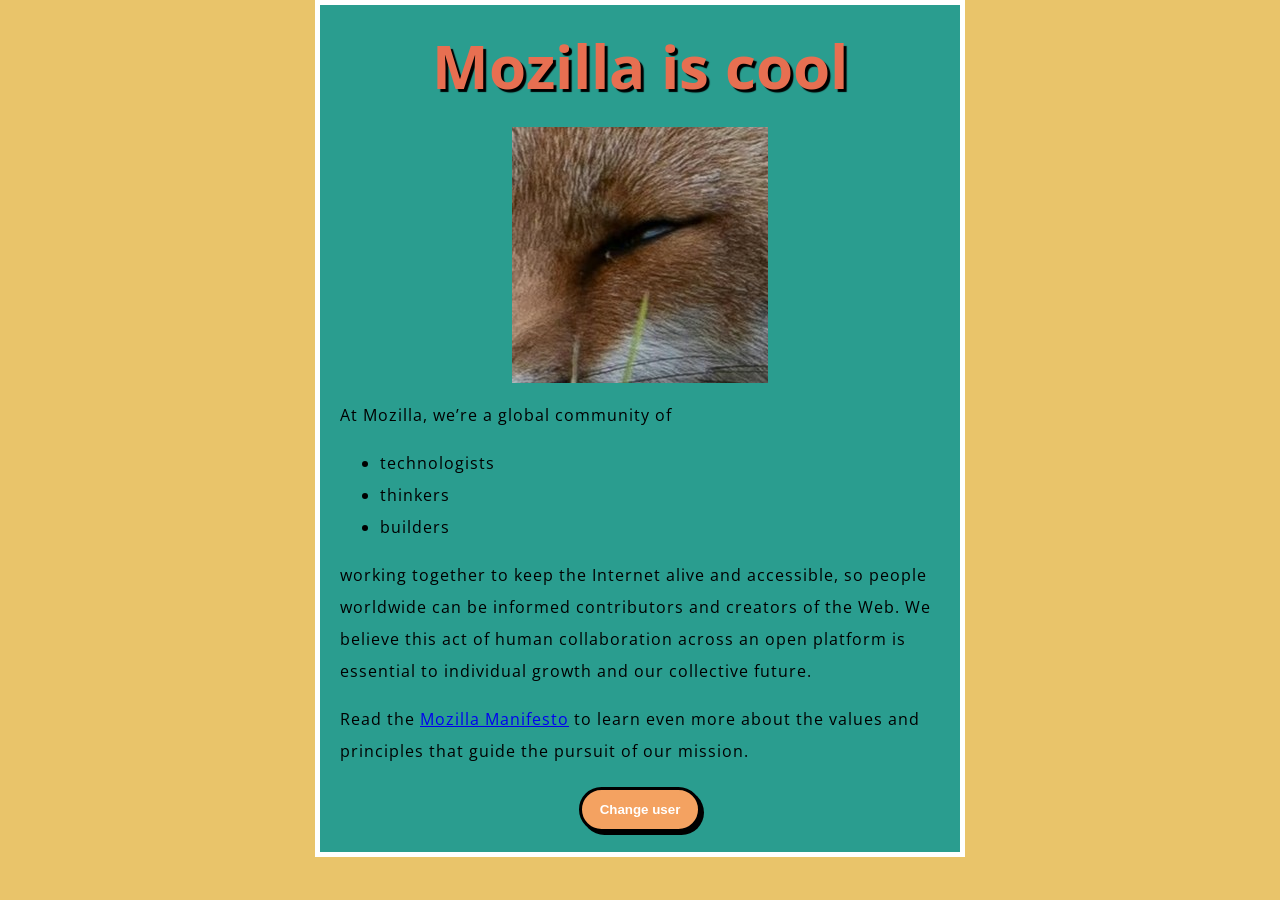
<file: week-0/behavioral-layer/index.html>
<!DOCTYPE html>
<html lang="en">
  <head>
    <meta charset="utf-8">
    <title>My test page</title>

    <link href="https://fonts.googleapis.com/css?family=Open+Sans" rel="stylesheet" type="text/css">

    <link href="styles/stylesheet.css" rel="stylesheet" type="text/css">
  </head>

  <body>
    <h1>Mozilla is cool</h1>

    <img src="images/foxy1.jpg" alt="Up close fox eye">

    <p>At Mozilla, we’re a global community of</p>

    <ul>
      <li>technologists</li>
      <li>thinkers</li>
      <li>builders</li>
    </ul>

    <p>working together to keep the Internet alive and accessible, so people worldwide can be informed contributors and creators of the Web. We believe this act of human collaboration across an open platform is essential to individual growth and our collective future.</p>

    <p>Read the <a href="https://www.mozilla.org/en-US/about/manifesto/">Mozilla Manifesto</a> to learn even more about the values and principles that guide the pursuit of our mission.</p>

    <button type="button">Change user</button>

    <script src="main.js"></script>
  </body>
</html>
</file>
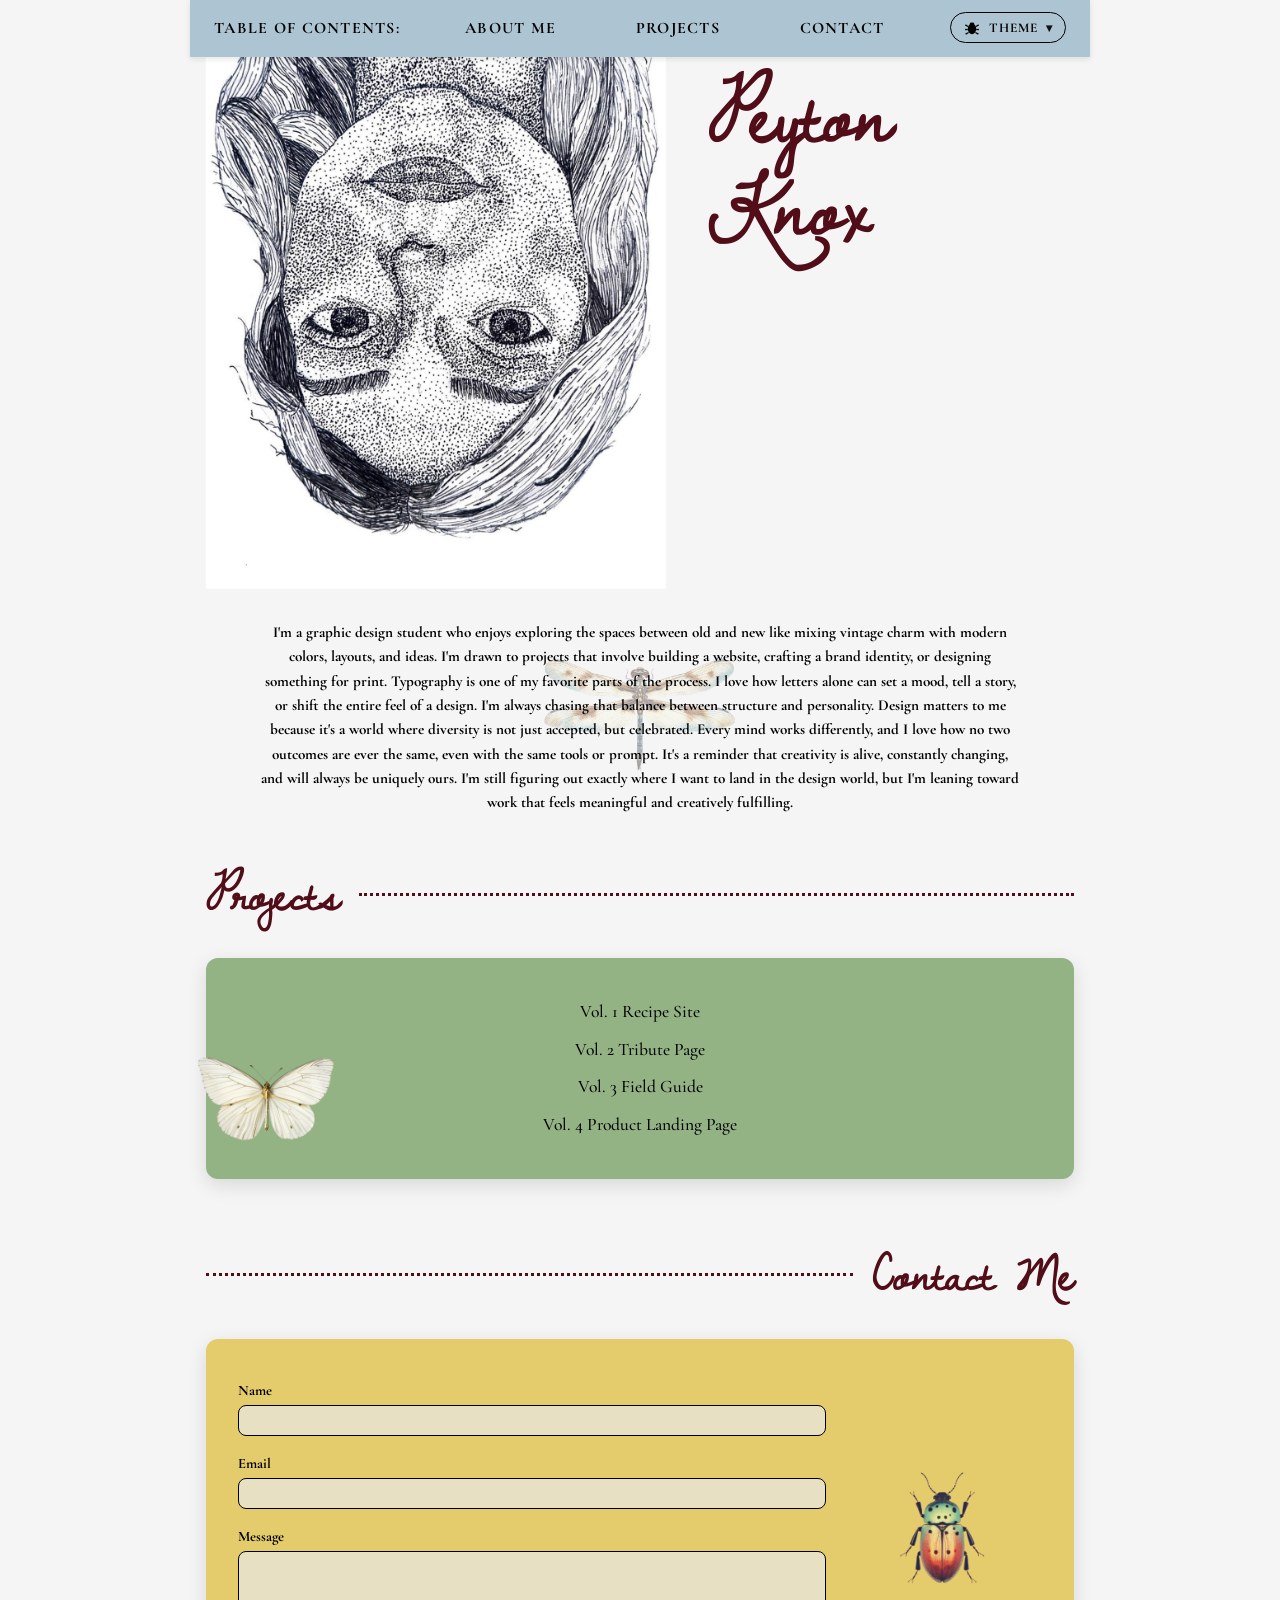
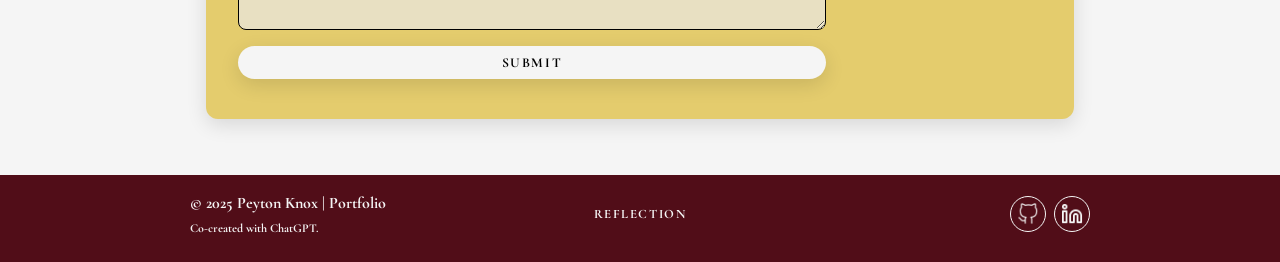
<file: week-1/portfolio/index.html>
<!DOCTYPE html>
<html lang="en" id="top" data-theme="light">
<head>
  <meta charset="UTF-8">
  <meta name="viewport" content="width=device-width, initial-scale=1.0">
  <title>Peyton Knox | Portfolio</title>

  <script>
    (function () {
      const saved = localStorage.getItem("theme"); // "light" | "dark" | "system" | null
      const prefersDark = window.matchMedia && window.matchMedia("(prefers-color-scheme: dark)").matches;
      const initial = saved === "light" || saved === "dark"
        ? saved
        : (prefersDark ? "dark" : "light");
      document.documentElement.dataset.theme = initial;
      document.documentElement.dataset.themePreference = saved || "system";
    })();
  </script>

  <!-- Google Fonts -->
  <link rel="preconnect" href="https://fonts.googleapis.com">
  <link rel="preconnect" href="https://fonts.gstatic.com" crossorigin>
  <link href="https://fonts.googleapis.com/css2?family=Cormorant+Garamond:wght@500;600;700&family=Dawning+of+a+New+Day&display=swap" rel="stylesheet">

  <!-- Favicon -->
  <link rel="icon" type="image/png" href="my-favicon/favicon-96x96.png" sizes="96x96" />
  <link rel="icon" type="image/svg+xml" href="my-favicon/favicon.svg" />
  <link rel="shortcut icon" href="my-favicon/favicon.ico" />
  <link rel="apple-touch-icon" sizes="180x180" href="my-favicon/apple-touch-icon.png" />
  <meta name="apple-mobile-web-app-title" content="MyWebSite" />
  <link rel="manifest" href="my-favicon/site.webmanifest" />

  <link rel="stylesheet" href="css/variables.css">
  <link rel="stylesheet" href="css/stylesheet.css">
</head>

<body>
  <header class="site-header">
    <div class="top-nav">
      <nav aria-label="Main navigation">
        <ul class="nav-list">
          <li><span class="nav-label">TABLE OF CONTENTS:</span></li>
          <li><a href="#about" class="nav-link">About Me</a></li>
          <li><a href="#projects" class="nav-link">Projects</a></li>
          <li><a href="#contact" class="nav-link">Contact</a></li>

          <li>
            <!-- Theme Dropdown -->
            <div class="theme-dropdown" data-theme-dropdown>
              <button
                type="button"
                class="theme-trigger"
                data-theme-trigger
                aria-haspopup="menu"
                aria-expanded="false"
                aria-controls="theme-menu"
              >
                <span class="theme-trigger-icon" data-theme-trigger-icon aria-hidden="true"></span>
                <span class="theme-trigger-text">Theme</span>
                <span class="theme-trigger-caret" aria-hidden="true">▾</span>
              </button>

              <div class="theme-menu" id="theme-menu" role="menu" aria-label="Theme" data-theme-menu>
                <button type="button" role="menuitemradio" aria-checked="false" data-theme="system">
                  <span class="theme-option-icon" data-icon="system" aria-hidden="true"></span>
                  <span class="theme-option-label">System</span>
                </button>

                <button type="button" role="menuitemradio" aria-checked="false" data-theme="light">
                  <span class="theme-option-icon" data-icon="light" aria-hidden="true"></span>
                  <span class="theme-option-label">Light</span>
                </button>

                <button type="button" role="menuitemradio" aria-checked="false" data-theme="dark">
                  <span class="theme-option-icon" data-icon="dark" aria-hidden="true"></span>
                  <span class="theme-option-label">Dark</span>
                </button>
              </div>
            </div>
          </li>
        </ul>
      </nav>
    </div>

    <!-- Hero -->
    <div class="hero">
      <figure class="hero-figure">
        <img src="assets/images/self-portrait.png" alt="Pen and ink self-portrait of Peyton Knox.">
      </figure>
      <div class="hero-text">
        <h1 class="hero-name">Peyton<br>Knox</h1>
      </div>
    </div>
  </header>

  <main>
    <section id="about" class="about-section">
      <p>
        I'm a graphic design student who enjoys exploring the spaces between old and new like mixing
        vintage charm with modern colors, layouts, and ideas. I'm drawn to projects that involve
        building a website, crafting a brand identity, or designing something for print. Typography is
        one of my favorite parts of the process. I love how letters alone can set a mood, tell a story,
        or shift the entire feel of a design. I'm always chasing that balance between structure and
        personality. Design matters to me because it's a world where diversity is not just accepted,
        but celebrated. Every mind works differently, and I love how no two outcomes are ever the same,
        even with the same tools or prompt. It's a reminder that creativity is alive, constantly
        changing, and will always be uniquely ours. I'm still figuring out exactly where I want to land
        in the design world, but I'm leaning toward work that feels meaningful and creatively fulfilling.
      </p>

      <img class="dragonfly" src="assets/images/dragon-fly.png" alt="Illustration of a dragonfly behind the paragraph.">
    </section>

    <section id="projects" class="projects-section">
      <div class="section-heading">
        <h2>Projects</h2>
        <div class="dotted-line" aria-hidden="true"></div>
      </div>

      <div class="projects-wrapper">
        <article class="projects-card" aria-label="Selected projects">
          <ul class="projects-list">
            <li><a href="https://p3ytonk.github.io/DESN368-code-design-workspace-pk/week-2/recipe-site/recipe.html" class="project-link" target="_blank" rel="noopener noreferrer">Vol. 1 Recipe Site</a></li>
            <li><a href="https://p3ytonk.github.io/DESN368-code-design-workspace-pk/week-4/tribute-site/tribute.html" class="project-link" target="_blank" rel="noopener noreferrer">Vol. 2 Tribute Page</a></li>
            <li><a href="https://p3ytonk.github.io/DESN368-code-design-workspace-pk/week-6/field-guide.html" class="project-link" target="_blank" rel="noopener noreferrer">Vol. 3 Field Guide</a></li>
            <li><a href="https://p3ytonk.github.io/DESN368-code-design-workspace-pk/week-10/product-landing-page.html" class="project-link" target="_blank" rel="noopener noreferrer">Vol. 4 Product Landing Page</a></li>
          </ul>
        </article>

        <img class="butterfly" src="assets/images/butterfly.png" alt="Illustration of a pale butterfly overlapping the project card.">
      </div>
    </section>

    <section id="contact" class="contact-section">
      <div class="section-heading section-heading--dots-before">
        <div class="dotted-line" aria-hidden="true"></div>
        <h2>Contact Me</h2>
      </div>

      <section class="contact-card" aria-label="Contact form">
        <form class="contact-form">
          <div class="form-group">
            <label for="name">Name</label>
            <input id="name" name="name" type="text" required>
          </div>

          <div class="form-group">
            <label for="email">Email</label>
            <input id="email" name="email" type="email" required>
          </div>

          <div class="form-group">
            <label for="message">Message</label>
            <textarea id="message" name="message" rows="4"></textarea>
          </div>

          <button type="submit" class="btn-submit">Submit</button>
        </form>

        <img class="beetle" src="assets/images/beetle.png" alt="Illustration of a colorful beetle resting on the corner of the contact card.">
      </section>
    </section>
  </main>

  <footer class="site-footer">
    <div class="footer-inner">
      <div class="footer-text">
        <p class="footer-copy">© 2025 Peyton Knox | Portfolio</p>
        <p class="integrity-note">Co-created with ChatGPT.</p>
      </div>

      <div class="footer-actions">
        <a href="reflection/reflection.html" class="footer-reflection-link">Reflection</a>
      </div>

      <div class="footer-icons">
        <a href="https://github.com/p3ytonk" class="icon-button github" aria-label="GitHub profile for Peyton Knox" target="_blank" rel="noopener noreferrer">
          <img src="assets/images/Github.png" alt="" aria-hidden="true">
        </a>
        <a href="https://www.linkedin.com/in/peyton-knox-49a67729a/" class="icon-button linkedin" aria-label="LinkedIn profile for Peyton Knox" target="_blank" rel="noopener noreferrer">
          <img src="assets/images/Linkedin.png" alt="" aria-hidden="true">
        </a>
      </div>
    </div>
  </footer>

  <script src="./scripts/main.js" defer></script>
</body>
</html>
</file>
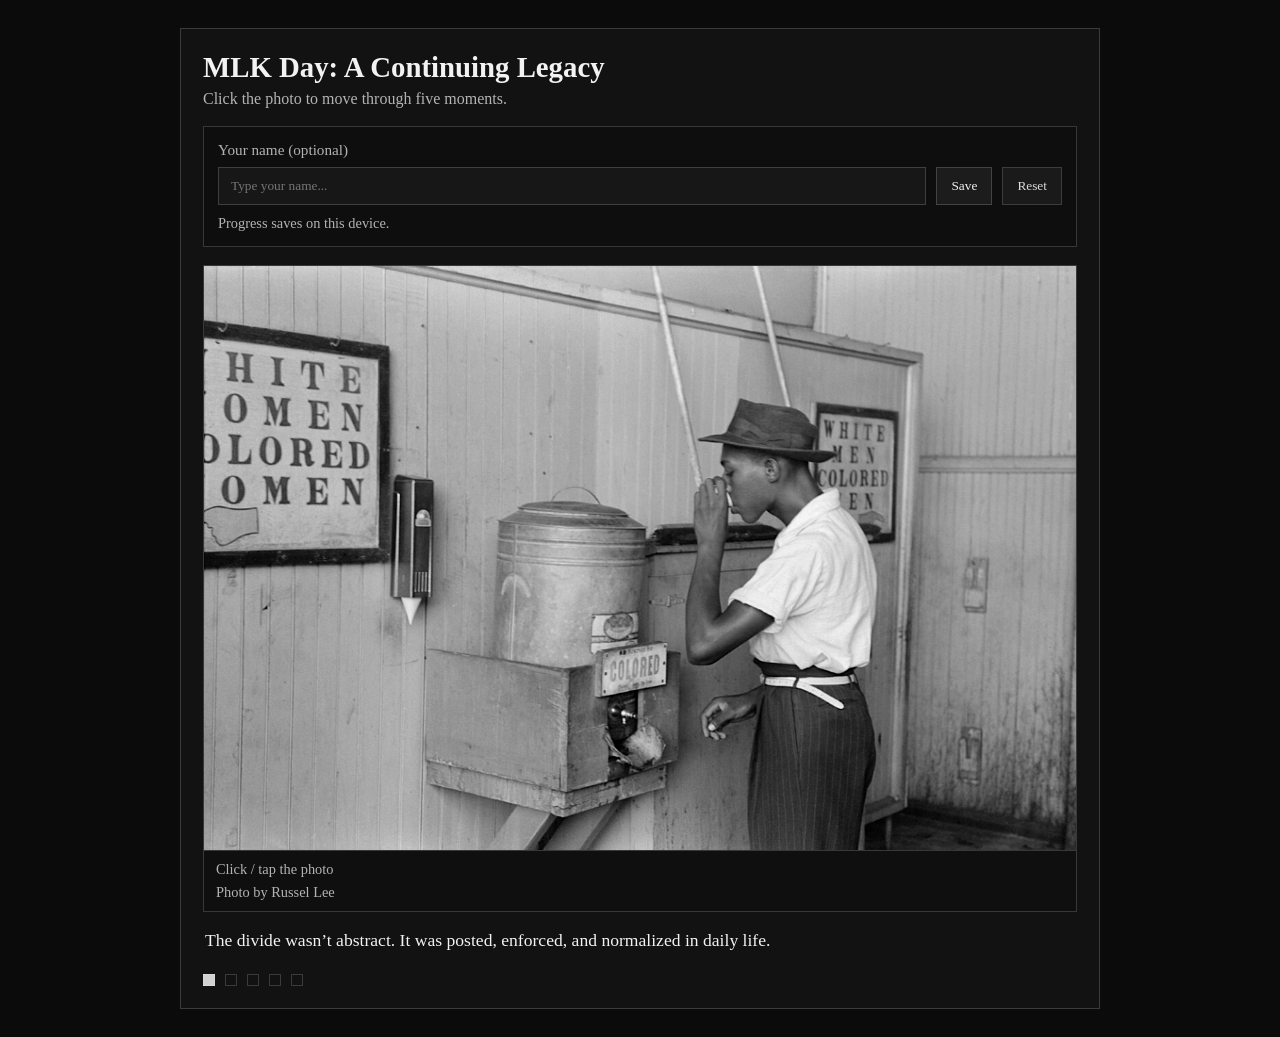
<file: week-1/story-teller/index.html>
<!doctype html>
<html lang="en">
<head>
  <meta charset="UTF-8" />
  <meta name="viewport" content="width=device-width, initial-scale=1.0" />
  <title>MLK Day Story Teller</title>
  <link rel="stylesheet" href="css/stylesheet.css" />
</head>
<body>
  <main class="story-container">
    <header class="story-header">
      <h1>MLK Day: A Continuing Legacy</h1>
      <p class="subhead">Click the photo to move through five moments.</p>
    </header>

    <section class="controls" aria-label="Story controls">
      <label class="name-label" for="nameInput">Your name (optional)</label>
      <div class="name-row">
        <input id="nameInput" type="text" placeholder="Type your name..." autocomplete="given-name" />
        <button id="saveNameBtn" type="button">Save</button>
        <button id="resetBtn" type="button" class="secondary">Reset</button>
      </div>
      <p class="hint">Progress saves on this device.</p>
    </section>

    <figure class="story-figure" aria-label="Interactive story image">
      <img
        id="storyImg"
        src="images/image-1.png"
        alt="Black-and-white photo showing segregation-era separation in a public space."
      />
      <figcaption class="figure-meta">
        <p class="tap">Click / tap the photo</p>
        <p id="photo-credit" class="credit">Photo by Russel Lee</p>
      </figcaption>
    </figure>

    <section class="story-text" aria-live="polite">
      <p id="story-caption">Click the photo to begin…</p>
    </section>

    <nav class="story-progress" aria-label="Story progress">
      <span class="dot active" aria-label="Step 1"></span>
      <span class="dot" aria-label="Step 2"></span>
      <span class="dot" aria-label="Step 3"></span>
      <span class="dot" aria-label="Step 4"></span>
      <span class="dot" aria-label="Step 5"></span>
    </nav>
  </main>

  <script src="scripts/main.js"></script>
</body>
</html>
</file>
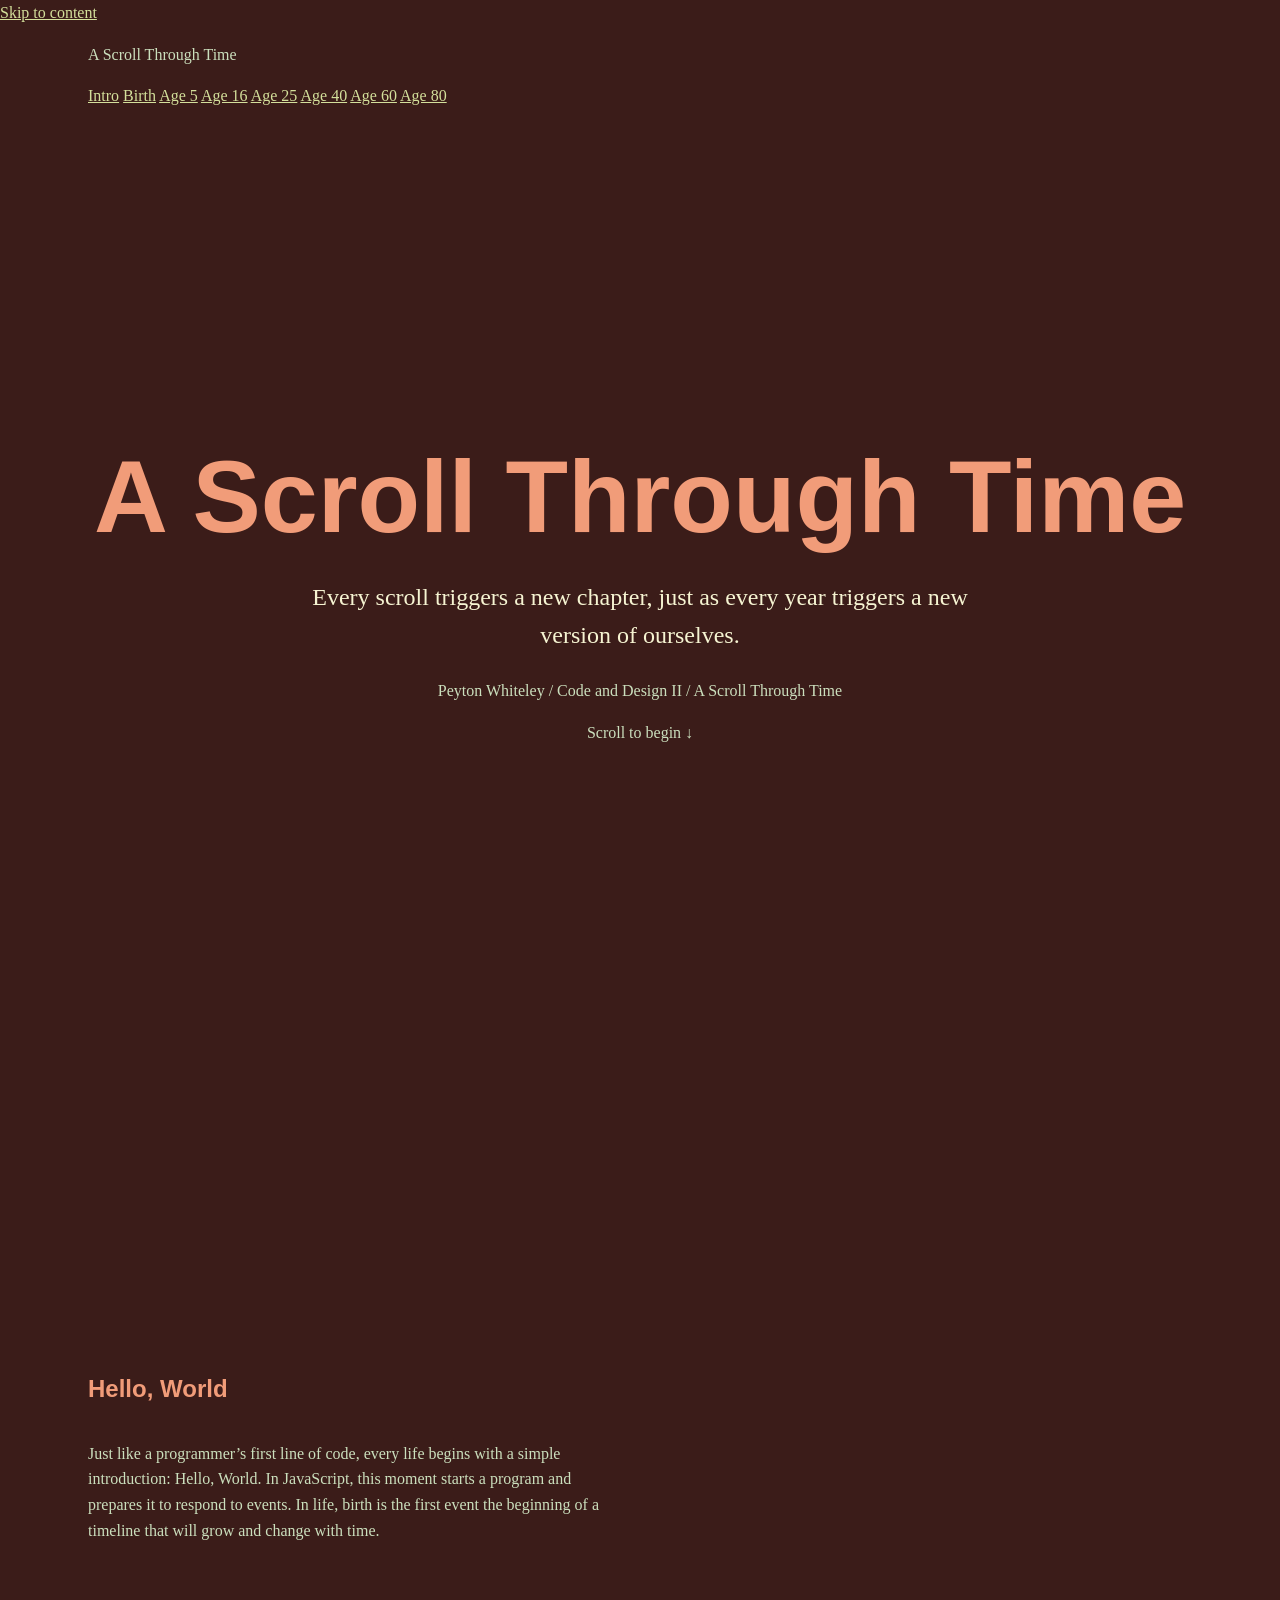
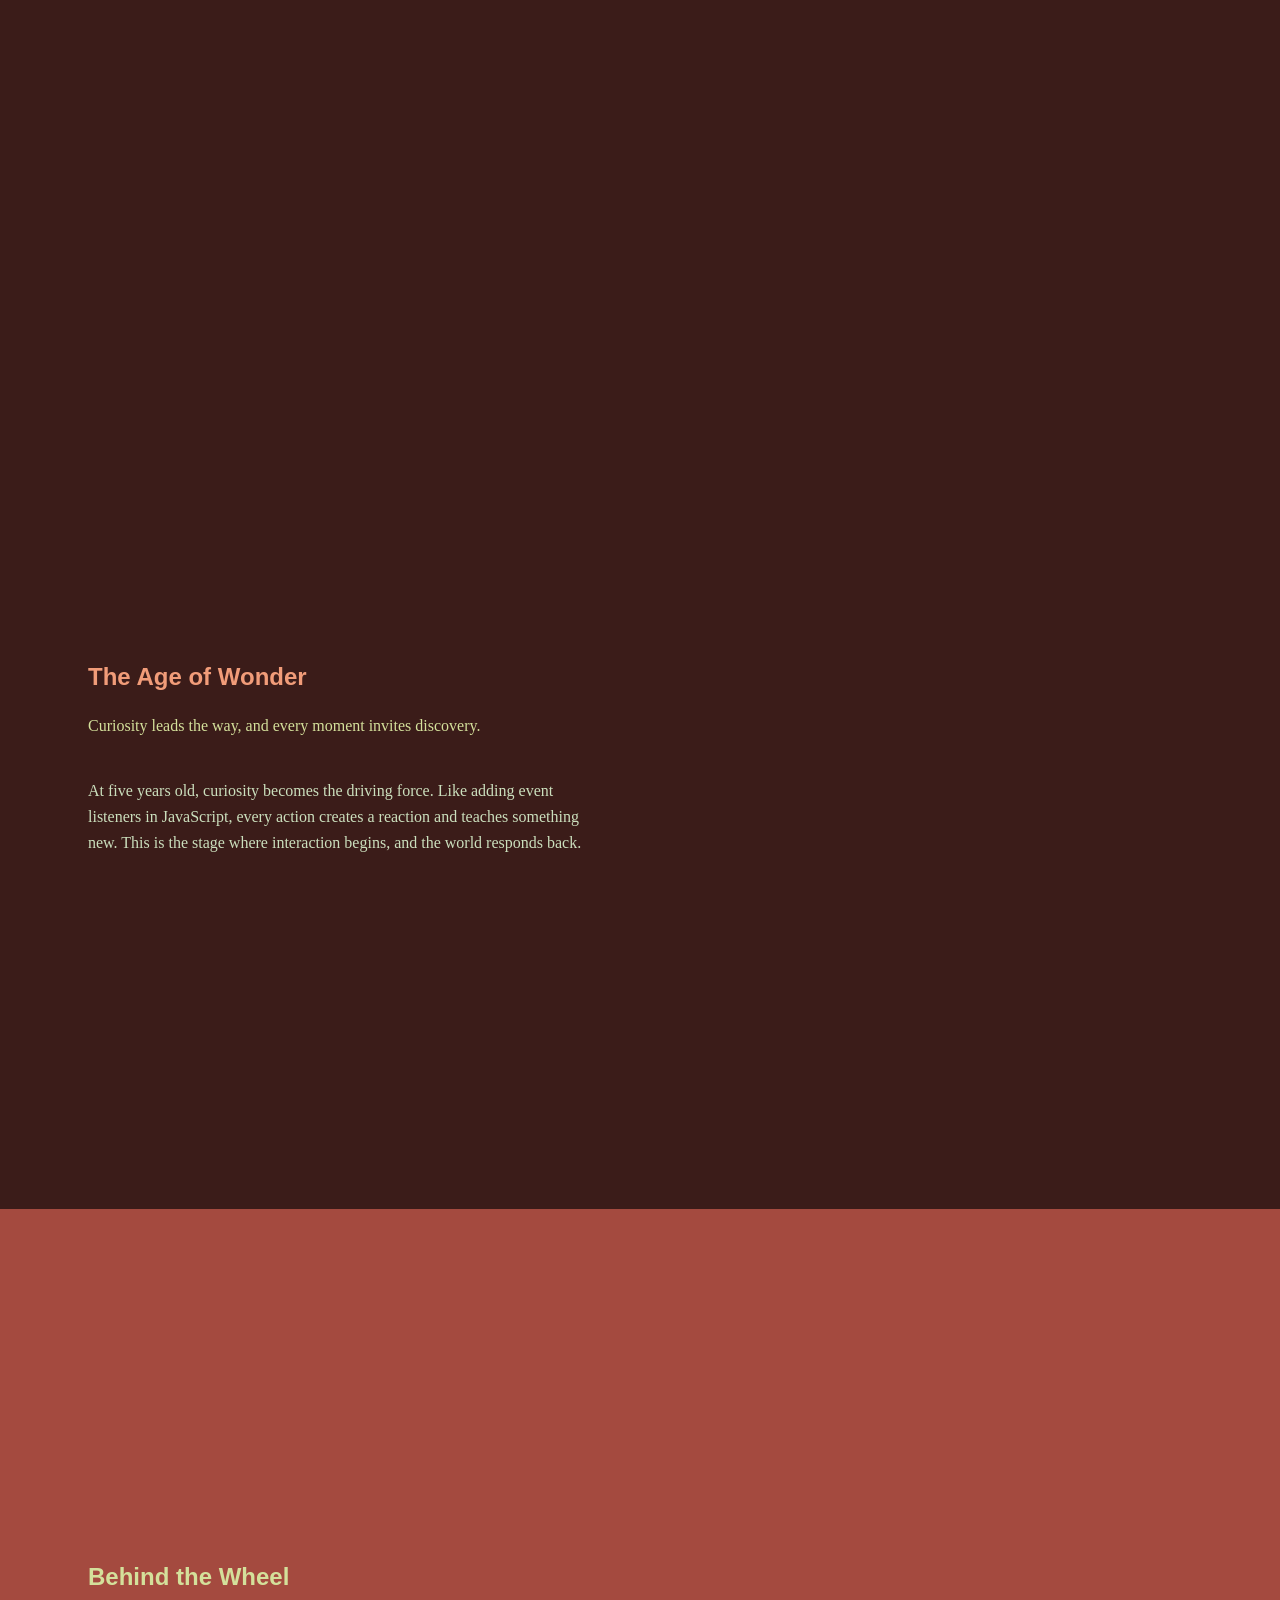
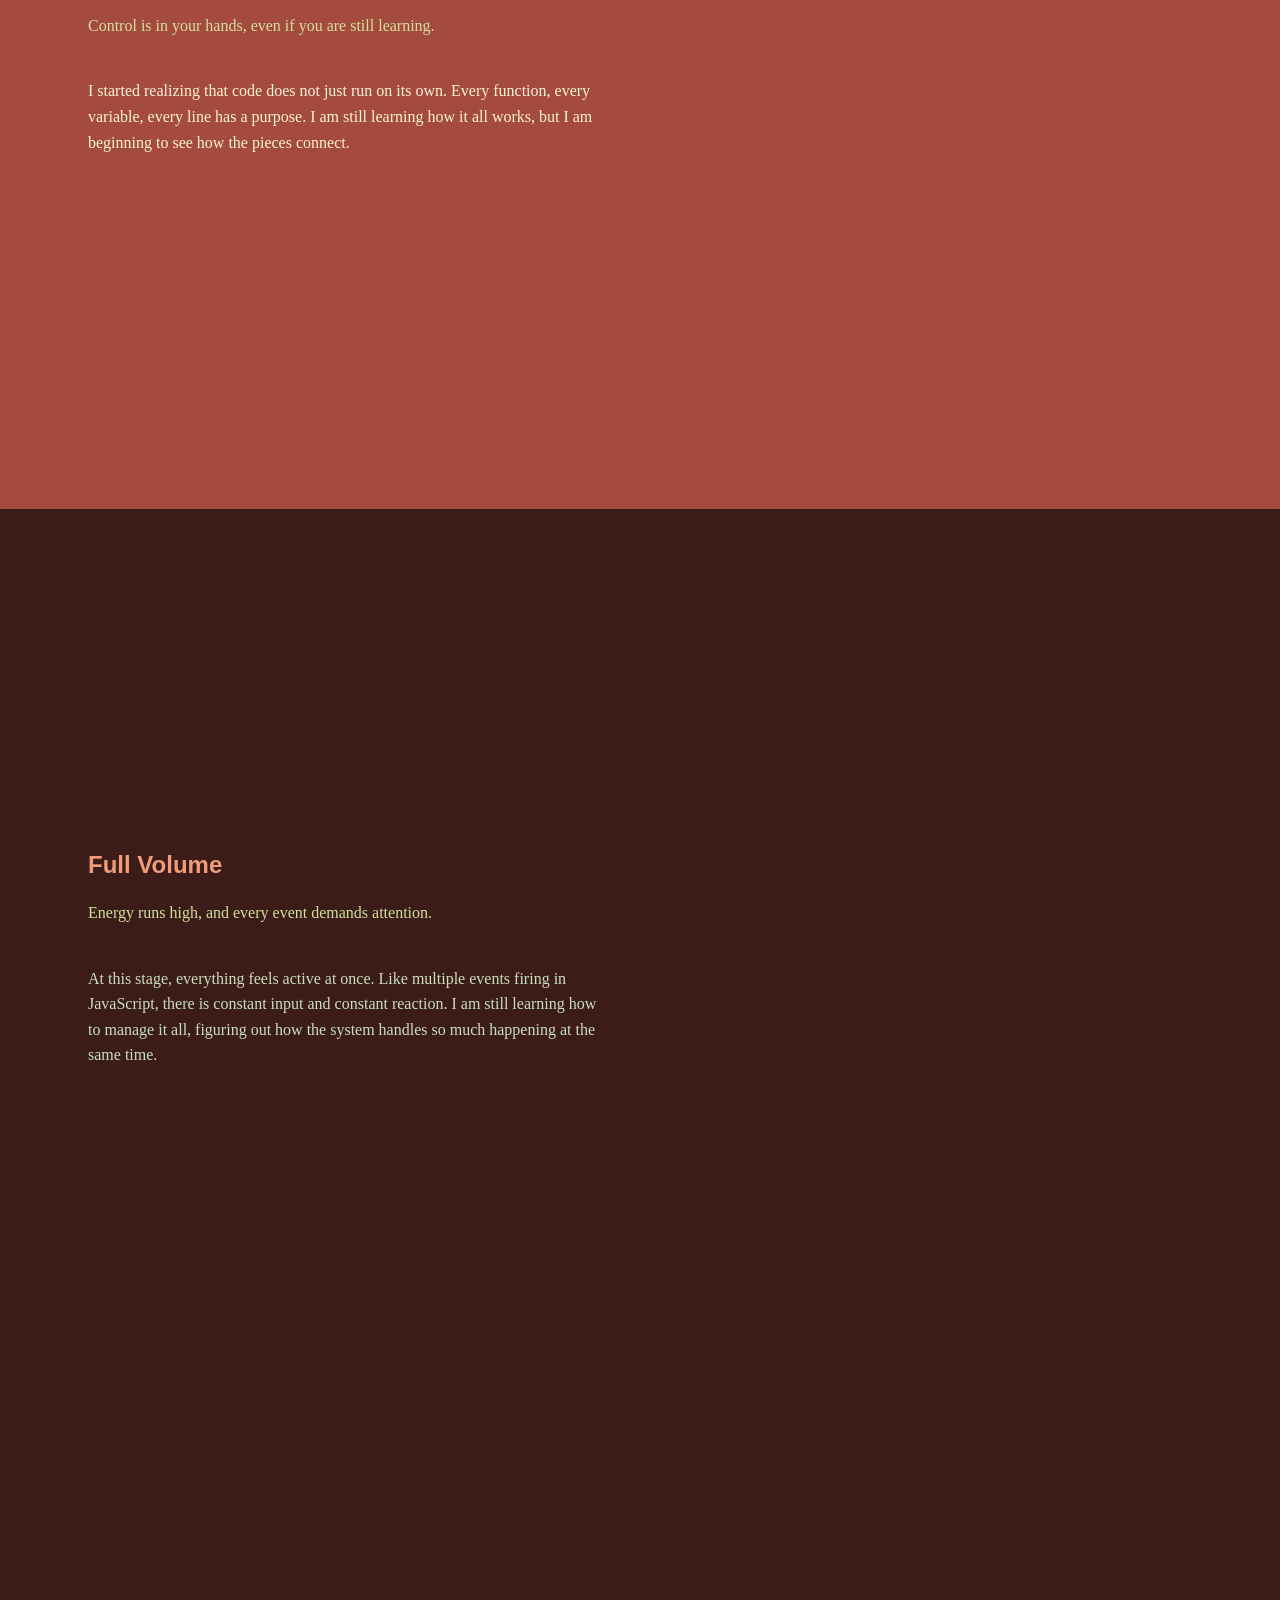
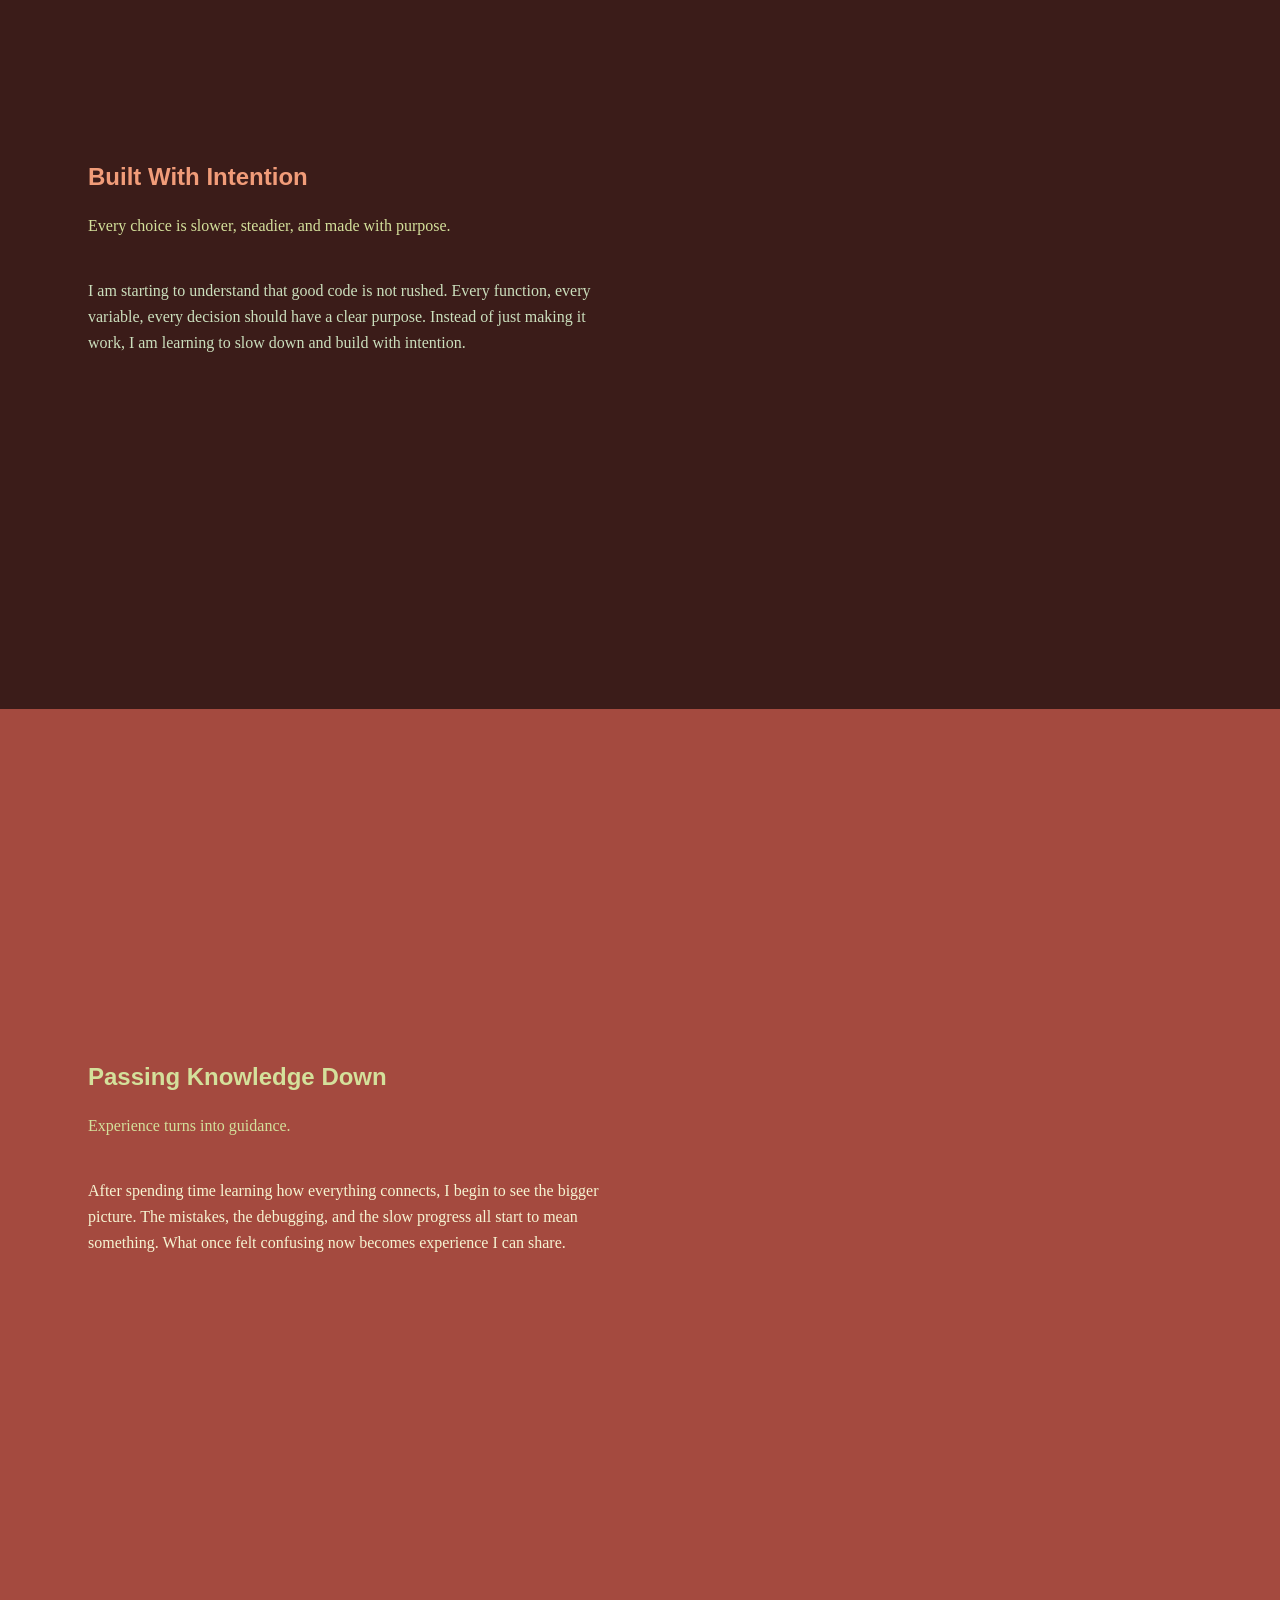
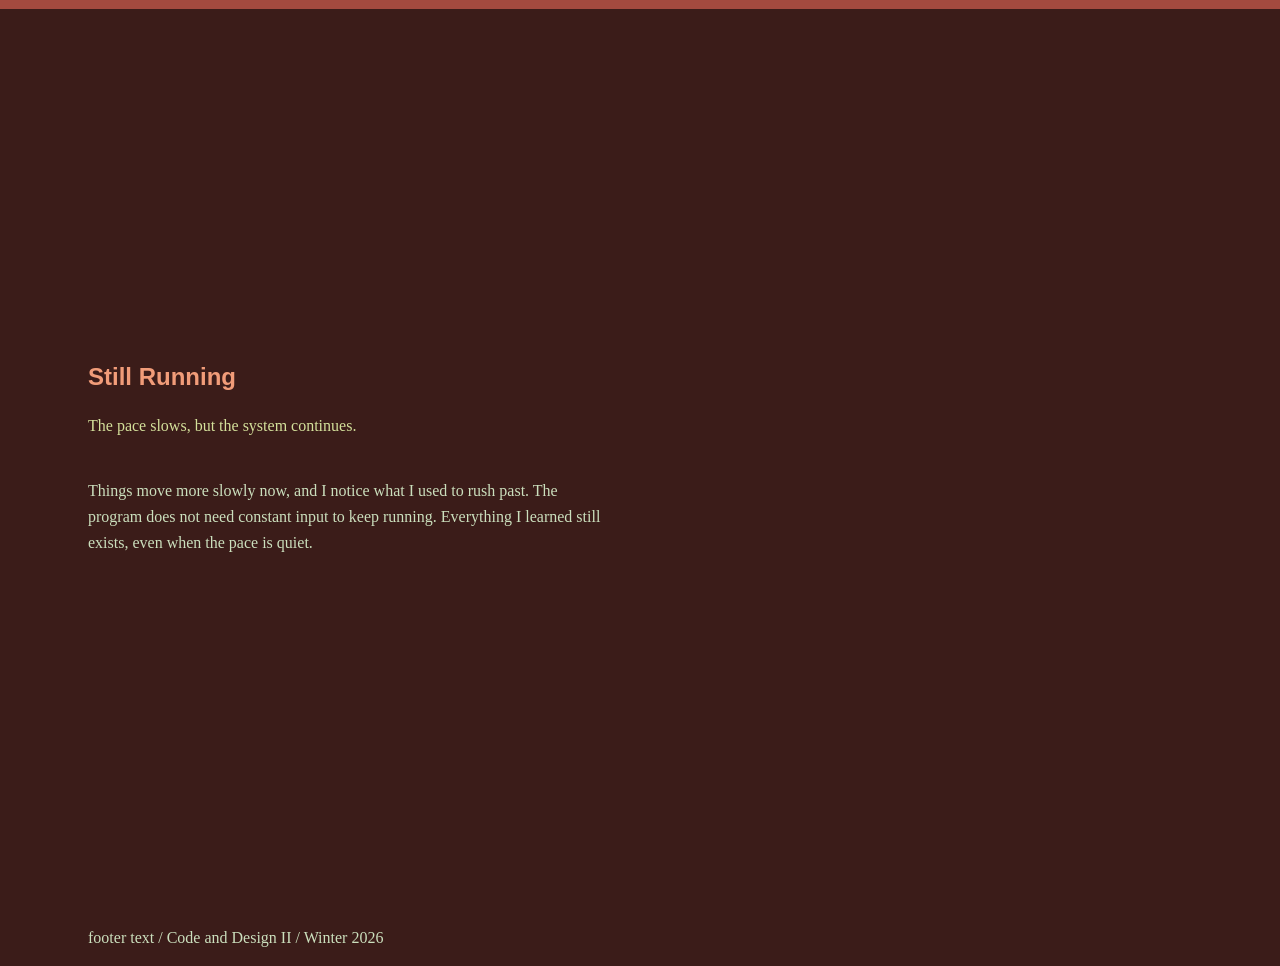
<file: week-7/lost-in-the-scroll/index.html>
<!doctype html>
<html lang="en">
<head>
  <meta charset="UTF-8" />
  <meta name="viewport" content="width=device-width, initial-scale=1" />
  <title>A Scroll Through Time</title>

  <!-- Tokens FIRST -->
  <link rel="stylesheet" href="styles/variables.css">
  <!-- Styles SECOND -->
  <link rel="stylesheet" href="styles/stylesheet.css">
</head>

<body>
  <a class="skip-link" href="#main">Skip to content</a>

  <header class="site-header">
    <div class="container header-inner">
      <p class="site-title">A Scroll Through Time</p>

      <nav class="site-nav" aria-label="Primary">
        <a href="#hero">Intro</a>
        <a href="#ch1">Birth</a>
        <a href="#ch2">Age 5</a>
        <a href="#ch3">Age 16</a>
        <a href="#ch4">Age 25</a>
        <a href="#ch5">Age 40</a>
        <a href="#ch6">Age 60</a>
        <a href="#ch7">Age 80</a>
      </nav>
    </div>
  </header>

  <main id="main">
    <!-- HERO -->
    <section class="section section--hero" id="hero">
      <div class="container">
        <h1 class="hero-title">A Scroll Through Time</h1>
        <p class="hero-subtitle">Every scroll triggers a new chapter, just as every year triggers a new version of ourselves.</p>

        <div class="hero-meta">
          <p>Peyton Whiteley / Code and Design II / A Scroll Through Time</p>
          <p class="hint">Scroll to begin ↓</p>
        </div>
      </div>
    </section>

    <!-- CHAPTER 1 -->
    <section class="section section--chapter chapter--light" id="ch1">
      <div class="container">
        <header class="chapter-header">
          <h2>Hello, World</h2>
        </header>

        <div class="chapter-grid">
          <div class="chapter-text">
            <p>Just like a programmer’s first line of code, every life begins with a simple introduction: Hello, World. In JavaScript, this moment starts a program and prepares it to respond to events. In life, birth is the first event the beginning of a timeline that will grow and change with time.</p>
          </div>
    </section>

    <!-- CHAPTER 2 -->
    <section class="section section--chapter chapter--dark" id="ch2">
      <div class="container">
        <header class="chapter-header">
          <h2>The Age of Wonder</h2>
          <p class="chapter-kicker">Curiosity leads the way, and every moment invites discovery.</p>
        </header>

        <div class="chapter-grid">
          <div class="chapter-text">
            <p>At five years old, curiosity becomes the driving force. Like adding event listeners in JavaScript, every action creates a reaction and teaches something new. This is the stage where interaction begins, and the world responds back.</p>
          </div>
    </section>

    <!-- CHAPTER 3 -->
    <section class="section section--chapter chapter--accent" id="ch3">
      <div class="container">
        <header class="chapter-header">
          <h2>Behind the Wheel</h2>
          <p class="chapter-kicker">Control is in your hands, even if you are still learning.</p>
        </header>

        <div class="chapter-grid">
          <div class="chapter-text">
            <p>I started realizing that code does not just run on its own. Every function, every variable, every line has a purpose. I am still learning how it all works, but I am beginning to see how the pieces connect.</p>
          </div>
    </section>

    <!-- CHAPTER 4 -->
    <section class="section section--chapter chapter--light" id="ch4">
      <div class="container">
        <header class="chapter-header">
          <h2>Full Volume</h2>
          <p class="chapter-kicker">Energy runs high, and every event demands attention.</p>
        </header>

        <div class="chapter-grid">
          <div class="chapter-text">
            <p>At this stage, everything feels active at once. Like multiple events firing in JavaScript, there is constant input and constant reaction. I am still learning how to manage it all, figuring out how the system handles so much happening at the same time.</p>
          </div>
    </section>

    <!-- CHAPTER 5 -->
    <section class="section section--chapter chapter--dark" id="ch5">
      <div class="container">
        <header class="chapter-header">
          <h2>Built With Intention</h2>
          <p class="chapter-kicker">Every choice is slower, steadier, and made with purpose.</p>
        </header>

        <div class="chapter-grid">
          <div class="chapter-text">
            <p>I am starting to understand that good code is not rushed. Every function, every variable, every decision should have a clear purpose. Instead of just making it work, I am learning to slow down and build with intention.</p>
          </div>
    </section>

    <!-- CHAPTER 6 -->
    <section class="section section--chapter chapter--accent" id="ch6">
      <div class="container">
        <header class="chapter-header">
          <h2>Passing Knowledge Down</h2>
          <p class="chapter-kicker">Experience turns into guidance.</p>
        </header>

        <div class="chapter-grid">
          <div class="chapter-text">
            <p>After spending time learning how everything connects, I begin to see the bigger picture. The mistakes, the debugging, and the slow progress all start to mean something. What once felt confusing now becomes experience I can share.</p></p>
          </div>
    </section>

    <!-- CHAPTER 7 -->
    <section class="section section--chapter chapter--light" id="ch7">
      <div class="container">
        <header class="chapter-header">
          <h2>Still Running</h2>
          <p class="chapter-kicker">The pace slows, but the system continues.</p>
        </header>

        <div class="chapter-grid">
          <div class="chapter-text">
            <p>Things move more slowly now, and I notice what I used to rush past. The program does not need constant input to keep running. Everything I learned still exists, even when the pace is quiet.</p>
          </div>
    </section>

  <footer class="site-footer">
    <div class="container">
      <p> footer text / Code and Design II / Winter 2026</p>
    </div>
  </footer>

  <script src="scripts/main.js"></script>
</body>
</html>
</file>
<file: week-0/behavioral-layer/styles/stylesheet.css>
html {
  font-size: 10px;
  font-family: 'Open Sans', sans-serif;
  background-color: #E9C46A;
}

body {
  width: 600px;
  margin: 0 auto;
  background-color: #2A9D8F;
  padding: 0 20px 20px 20px;
  border: 5px solid white;
}

h1 {
  font-size: 60px;
  text-align: center;
  margin: 0;
  padding: 20px 0;
  color: #E76F51;
  text-shadow: 3px 3px 1px black;
}

p,
li {
  font-size: 16px;
  line-height: 2;
  letter-spacing: 1px;
}

img {
  display: block;
  margin: 0 auto;
  cursor: pointer;
}

button {
  display: block;
  margin: 20px auto 0;
  padding: 12px 18px;
  border: 3px solid black;
  border-radius: 999px;
  background-color: #F4A261;
  color: white;
  font-weight: 700;
  cursor: pointer;
  box-shadow: 3px 3px 0 black;
}

button:hover {
  transform: translateY(-3px);
}

button:active {
  transform: translateY(0px);
  box-shadow: 1px 1px 0 black;
}

button:focus-visible {
  outline: 3px solid white;
  outline-offset: 3px;
}
</file>
<file: week-1/portfolio/css/variables.css>
:root {
  --font-serif: "Cormorant Garamond", serif;
  --font-script: "Dawning of a New Day", cursive;

  --text-xs: 0.75rem;   /* 12px */
  --text-sm: 0.875rem;  /* 14px */
  --text-md: 1rem;      /* 16px */
  --text-lg: 1.125rem;  /* 18px */
  --text-xl: 1.5rem;    /* 24px */
  --text-2xl: 2.5rem;   /* 40px */

  --lh-tight: 1.1;
  --lh-normal: 1.6;
  --lh-loose: 1.8;

  /* Spacing */
  --space-xs: 0.5rem;   /* 8px */
  --space-sm: 1rem;     /* 16px */
  --space-md: 1.5rem;   /* 24px */
  --space-lg: 2rem;     /* 32px */
  --space-xl: 2.5rem;   /* 40px */
  --space-2xl: 3.5rem;  /* 56px */

  --max-width: 900px;
  --radius-pill: 999px;
  --radius-md: 12px;

  --dur-fast: 160ms;
  --dur-med: 220ms;
  --ease-standard: ease;

  --red-30: #510d18;
  --red-20: #791323;
  --red-10: #9b162b;

  --green-30: #93b385;
  --green-20: #b5dba5;
  --green-10: #e2ffd6;

  --blue-30: #adc4d2;
  --blue-20: #cce0ec;
  --blue-10: #ebf7ff;

  --yellow-30: #e4cc6d;
  --yellow-20: #e8daa3;
  --yellow-10: #e8e0c2;

  --white-30: #f5f5f5;

  --black-30: #000000;
  --black-20: #202020;
  --black-10: #444444;

  --color-surface: var(--white-30);
  --color-surface-alt: var(--blue-30);
  --color-text: var(--black-30);
  --color-text-muted: var(--black-10);

  --color-accent: var(--red-30);
  --color-accent-contrast: var(--white-30);

  --color-border: var(--black-30);

  --color-card-projects: var(--green-30);
  --color-card-contact: var(--yellow-30);

  --color-link: var(--red-30);
  --color-link-visited: var(--red-20);

  --color-input-surface: var(--yellow-10);

  /* Shadow tokens */
  --shadow-soft: 0 6px 20px rgba(0, 0, 0, 0.12);
  --shadow-strong: 0 10px 26px rgba(0, 0, 0, 0.18);
}

/* Light mode values */
[data-theme="light"] {
  --color-surface: var(--white-30);
  --color-surface-alt: var(--blue-30);
  --color-text: var(--black-30);
  --color-text-muted: var(--black-10);

  --color-accent: var(--red-30);
  --color-accent-contrast: var(--white-30);

  --color-border: var(--black-30);

  --color-card-projects: var(--green-30);
  --color-card-contact: var(--yellow-30);

  --color-link: var(--red-30);
  --color-link-visited: var(--red-20);

  --color-input-surface: var(--yellow-10);

  --shadow-soft: 0 6px 20px rgba(0, 0, 0, 0.12);
  --shadow-strong: 0 10px 26px rgba(0, 0, 0, 0.18);
}

/* Dark mode values */
[data-theme="dark"] {
  --color-surface: var(--black-20);
  --color-surface-alt: var(--black-10);
  --color-text: var(--white-30);
  --color-text-muted: rgba(245, 245, 245, 0.78);

  --color-accent: var(--yellow-30);
  --color-accent-contrast: var(--black-30);

  --color-border: rgba(245, 245, 245, 0.7);

  --color-card-projects: rgba(147, 179, 133, 0.45);
  --color-card-contact: rgba(228, 204, 109, 0.45);

  --color-link: var(--yellow-30);
  --color-link-visited: var(--yellow-20);

  --color-input-surface: rgba(245, 245, 245, 0.08);

  --shadow-soft: 0 6px 20px rgba(0, 0, 0, 0.28);
  --shadow-strong: 0 10px 26px rgba(0, 0, 0, 0.38);
}
</file>
<file: week-1/portfolio/css/stylesheet.css>
html {
  scroll-behavior: smooth;
}

*,
*::before,
*::after {
  box-sizing: border-box;
}

body {
  margin: 0;
  font-family: var(--font-serif);
  font-weight: 500;
  color: var(--color-text);
  background-color: var(--color-surface);
  line-height: var(--lh-normal);
}

img {
  max-width: 100%;
  height: auto;
  display: block;
}

a:link {
  color: var(--color-link);
  text-decoration: none;
}

a:visited {
  color: var(--color-link-visited);
  text-decoration: none;
}

a:hover {
  text-decoration: underline;
}

a:active {
  color: var(--color-link);
  text-decoration: underline;
}

/* Focus visibility (accessibility) */
:focus-visible {
  outline: 2px solid var(--color-accent);
  outline-offset: 3px;
}

/* ===== NAV ===== */
.top-nav {
  background-color: var(--color-surface-alt);
  padding: 0.75rem 1.5rem;
  position: sticky;
  top: 0;
  z-index: 1000;
  box-shadow: 0 2px 6px rgba(0, 0, 0, 0.1);
}

.nav-list {
  list-style: none;
  display: flex;
  justify-content: space-between;
  margin: 0 auto;
  padding: 0;
  max-width: var(--max-width);
  width: 100%;
  text-transform: uppercase;
  font-size: var(--text-md);
  letter-spacing: 0.08em;
  align-items: center;
  gap: var(--space-sm);
}

.nav-label,
.nav-link {
  font-family: var(--font-serif);
  font-weight: 700;
}

.nav-label {
  color: var(--color-text);
}

.nav-link {
  color: var(--color-text);
  padding: 0.25rem 0.9rem;
  border-radius: var(--radius-pill);
  text-decoration: none;
  transition:
    transform var(--dur-med) var(--ease-standard),
    background-color var(--dur-med) var(--ease-standard),
    color var(--dur-med) var(--ease-standard);
}

.nav-link:link,
.nav-link:visited {
  color: var(--color-text);
  text-decoration: none;
}

.nav-link:hover,
.nav-link:active {
  background-color: var(--color-accent);
  color: var(--color-accent-contrast);
  transform: scale(1.08);
  text-decoration: none;
}

/* ===== THEME DROPDOWN ===== */
.theme-dropdown {
  position: relative;
  display: inline-flex;
}

.theme-trigger {
  display: inline-flex;
  align-items: center;
  gap: 0.55rem;
  padding: 0.35rem 0.75rem;
  border: 1px solid var(--color-border);
  border-radius: var(--radius-pill);
  background: transparent;
  color: var(--color-text);
  font-family: var(--font-serif);
  font-weight: 700;
  letter-spacing: 0.06em;
  text-transform: uppercase;
  cursor: pointer;
  transition:
    transform var(--dur-med) var(--ease-standard),
    background-color var(--dur-med) var(--ease-standard),
    color var(--dur-med) var(--ease-standard);
}

.theme-trigger:hover {
  transform: translateY(-1px);
}

.theme-trigger-icon svg,
.theme-option-icon svg {
  width: 18px;
  height: 18px;
  display: block;
}

.theme-trigger-caret {
  font-size: 0.9em;
  line-height: 1;
  opacity: 0.9;
}

.theme-menu {
  position: absolute;
  top: calc(100% + 10px);
  right: 0;
  min-width: 190px;
  padding: 0.35rem;
  border-radius: 14px;
  border: 1px solid var(--color-border);
  background-color: var(--color-surface);
  box-shadow: var(--shadow-soft);
  display: none;
  z-index: 2000;
}

.theme-dropdown.open .theme-menu {
  display: block;
}

.theme-menu button {
  width: 100%;
  display: flex;
  align-items: center;
  gap: 0.6rem;
  padding: 0.55rem 0.6rem;
  border: none;
  background: transparent;
  color: var(--color-text);
  border-radius: 12px;
  font-family: var(--font-serif);
  font-weight: 700;
  letter-spacing: 0.06em;
  text-transform: uppercase;
  cursor: pointer;
  transition:
    background-color var(--dur-med) var(--ease-standard),
    transform var(--dur-med) var(--ease-standard);
}

.theme-menu button:hover {
  background-color: rgba(127, 127, 127, 0.14);
  transform: translateY(-1px);
}

.theme-menu button[aria-checked="true"] {
  background-color: var(--color-accent);
  color: var(--color-accent-contrast);
}

/* ===== HEADER / HERO ===== */
.site-header {
  max-width: var(--max-width);
  margin: 0 auto;
}

.hero {
  display: grid;
  grid-template-columns: 1.1fr 0.9fr;
  align-items: center;
  gap: var(--space-lg);
  padding: var(--space-lg) var(--space-sm) var(--space-sm);
}

.hero-figure {
  margin: 0;
}

.hero-figure img {
  transform: rotate(180deg);
  margin-top: -40px;
}

.hero-text {
  align-self: flex-start;
  justify-self: flex-start;
  margin-top: -20px;
  margin-left: 10px;
}

.hero-name {
  font-family: var(--font-script);
  font-size: 5.3rem;
  color: var(--color-accent);
  line-height: var(--lh-tight);
  margin: 0;
}

main {
  max-width: var(--max-width);
  margin: 0 auto var(--space-2xl);
  padding: 0 var(--space-sm);
}

.about-section {
  position: relative;
  font-size: 0.95rem;
  margin-bottom: var(--space-xl);
  text-align: center;
  max-width: 760px;
  margin-left: auto;
  margin-right: auto;
  text-wrap: pretty;
}

.about-section p {
  font-family: var(--font-serif);
  font-weight: 700;
}

.dragonfly {
  position: absolute;
  inset: 0;
  margin: auto;
  max-width: 320px;
  opacity: 0.4;
  z-index: -1;
}

.section-heading {
  display: flex;
  align-items: center;
  gap: 1.2rem;
  margin: var(--space-xl) 0 var(--space-md);
}

.section-heading h2 {
  font-family: var(--font-script);
  font-size: 3.1rem;
  color: var(--color-accent);
  margin: 0;
}

.dotted-line {
  flex: 1;
  border-bottom: 3px dotted var(--color-accent);
}

.section-heading.section-heading--dots-before {
  justify-content: flex-start;
}

.section-heading.section-heading--dots-before .dotted-line {
  order: 1;
}

.section-heading.section-heading--dots-before h2 {
  order: 2;
}

/* ===== PROJECTS ===== */
.projects-section {
  margin-bottom: var(--space-2xl);
}

.projects-wrapper {
  position: relative;
}

.projects-card {
  background-color: var(--color-card-projects);
  padding: var(--space-xl) var(--space-lg);
  box-shadow: var(--shadow-soft);
  text-align: center;
  border-radius: var(--radius-md);
}

.projects-list {
  list-style: none;
  margin: 0;
  padding: 0;
  display: flex;
  flex-direction: column;
  gap: 0.6rem;
  align-items: center;
}

.project-link:link,
.project-link:visited {
  font-family: var(--font-serif);
  font-weight: 500;
  font-size: 1.1rem;
  color: var(--color-text);
  text-decoration: none;
  transition: color var(--dur-med) var(--ease-standard);
}

.project-link:hover,
.project-link:active {
  color: var(--color-accent-contrast);
  text-decoration: none;
}

.butterfly {
  position: absolute;
  bottom: -35px;
  left: -55px;
  width: 230px;
}

.contact-section {
  margin-bottom: var(--space-2xl);
}

.contact-card {
  position: relative;
  background-color: var(--color-card-contact);
  padding: var(--space-xl) var(--space-lg);
  box-shadow: var(--shadow-soft);
  display: grid;
  grid-template-columns: 1.5fr auto;
  align-items: center;
  gap: var(--space-sm);
  border-radius: var(--radius-md);
}

.contact-form {
  display: grid;
  gap: var(--space-sm);
}

.form-group {
  display: flex;
  flex-direction: column;
  font-size: 0.9rem;
}

.form-group label {
  font-family: var(--font-serif);
  font-weight: 700;
}

input,
textarea {
  border: 1px solid var(--color-border);
  padding: 0.4rem 0.5rem;
  margin-top: 0.2rem;
  font-family: var(--font-serif);
  font-weight: 600;
  font-style: italic;
  background-color: var(--color-input-surface);
  color: var(--color-text);
  border-radius: 8px;
}

.btn-submit {
  border: none;
  padding: 0.5rem 1.4rem;
  background-color: var(--color-surface);
  color: var(--color-text);
  font-family: var(--font-serif);
  font-weight: 700;
  text-transform: uppercase;
  letter-spacing: 0.12em;
  font-size: 0.85rem;
  cursor: pointer;
  box-shadow: var(--shadow-soft);
  border-radius: var(--radius-pill);
  transition:
    transform var(--dur-med) var(--ease-standard),
    box-shadow var(--dur-med) var(--ease-standard),
    background-color var(--dur-med) var(--ease-standard);
}

.btn-submit:hover {
  transform: translateY(-2px);
  box-shadow: var(--shadow-strong);
  background-color: var(--color-surface-alt);
}

.btn-submit:active {
  transform: translateY(0);
}

.beetle {
  width: 200px;
  justify-self: end;
}

/* ===== FOOTER ===== */
.site-footer {
  background-color: var(--color-accent);
  color: var(--color-accent-contrast);
  padding: 1rem 1.5rem 1.5rem;
  margin-top: var(--space-lg);
}

.footer-inner {
  max-width: var(--max-width);
  margin: 0 auto;
  display: flex;
  align-items: center;
  justify-content: space-between;
  gap: var(--space-lg);
}

.footer-text {
  display: flex;
  flex-direction: column;
  gap: 0.15rem;
  flex: 1;
}

.footer-copy {
  margin: 0;
  font-family: var(--font-serif);
  font-weight: 700;
}

.integrity-note {
  margin: 0;
  font-size: var(--text-xs);
  font-family: var(--font-serif);
  font-weight: 700;
}

.footer-actions {
  flex: 1;
  display: flex;
  justify-content: center;
  align-items: center;
}

.footer-reflection-link:link,
.footer-reflection-link:visited {
  color: var(--color-accent-contrast);
  font-family: var(--font-serif);
  font-weight: 700;
  font-size: 0.8rem;
  text-transform: uppercase;
  letter-spacing: 0.12em;
  text-decoration: none;
}

.footer-reflection-link:hover {
  text-decoration: underline;
}

.footer-icons {
  flex: 1;
  display: flex;
  justify-content: flex-end;
  gap: 0.5rem;
}

.icon-button {
  width: 36px;
  height: 36px;
  border-radius: 50%;
  border: 1px solid var(--color-accent-contrast);
  display: inline-flex;
  align-items: center;
  justify-content: center;
  background-color: transparent;
  cursor: pointer;
  transition:
    background-color var(--dur-med) var(--ease-standard),
    transform var(--dur-med) var(--ease-standard);
}

.icon-button img {
  width: 22px;
  height: 22px;
}

.icon-button:hover {
  background-color: var(--color-accent-contrast);
  transform: translateY(-1px);
}

.icon-button:hover img {
  filter: invert(16%) sepia(41%) saturate(900%) hue-rotate(315deg) brightness(90%) contrast(90%);
}

/* Reduced motion (required) */
@media (prefers-reduced-motion: reduce) {
  * {
    transition: none !important;
    animation: none !important;
  }

  html {
    scroll-behavior: auto !important;
  }
}

/* Responsive */
@media (max-width: 768px) {
  .nav-list {
    font-size: 0.85rem;
    flex-wrap: wrap;
    justify-content: center;
  }

  .hero {
    grid-template-columns: 1fr;
    text-align: center;
  }

  .hero-text {
    justify-self: center;
    margin-top: 0;
    margin-left: 0;
  }

  .hero-name {
    text-align: center;
    font-size: 3.4rem;
  }

  .section-heading {
    flex-direction: column;
    align-items: flex-start;
  }

  .dotted-line {
    width: 100%;
  }

  .contact-card {
    grid-template-columns: 1fr;
  }

  .beetle {
    justify-self: center;
    margin-top: 1rem;
  }

  .footer-inner {
    flex-direction: column;
    align-items: flex-start;
  }

  .footer-actions {
    justify-content: flex-start;
  }
}
</file>
<file: week-1/story-teller/css/stylesheet.css>
/* week-1/story-teller/css/style.css */
:root {
  --bg: #0b0b0b;
  --paper: #121212;
  --ink: #f2f2f2;
  --muted: rgba(242, 242, 242, 0.72);
  --line: rgba(242, 242, 242, 0.18);
  --fill: rgba(242, 242, 242, 0.85);
}

* { box-sizing: border-box; }

body {
  margin: 0;
  font-family: Georgia, "Times New Roman", Times, serif;
  background: var(--bg);
  color: var(--ink);
  min-height: 100vh;
  display: grid;
  place-items: center;
  padding: 28px 16px;
}

.story-container {
  width: min(920px, 100%);
  background: var(--paper);
  border: 1px solid var(--line);
  padding: 22px;
}

.story-header h1 {
  margin: 0 0 6px;
  font-size: 1.8rem;
  font-weight: 700;
}

.subhead {
  margin: 0 0 18px;
  color: var(--muted);
  font-size: 1rem;
}

.controls {
  border: 1px solid var(--line);
  padding: 14px;
  margin-bottom: 18px;
  background: rgba(0,0,0,0.25);
}

.name-label {
  display: block;
  font-size: 0.95rem;
  color: var(--muted);
  margin-bottom: 8px;
}

.name-row {
  display: flex;
  gap: 10px;
  flex-wrap: wrap;
}

input {
  flex: 1;
  min-width: 210px;
  padding: 10px 12px;
  border: 1px solid var(--line);
  background: rgba(255,255,255,0.04);
  color: var(--ink);
  font-family: inherit;
}

button {
  padding: 10px 14px;
  border: 1px solid var(--line);
  background: rgba(255,255,255,0.06);
  color: var(--ink);
  font-family: inherit;
  cursor: pointer;
}

button:hover { background: rgba(255,255,255,0.10); }
button.secondary { opacity: 0.9; }

.hint {
  margin: 10px 0 0;
  color: var(--muted);
  font-size: 0.9rem;
}

.story-figure {
  margin: 0;
  border: 1px solid var(--line);
  background: rgba(0,0,0,0.18);
}

.story-figure img {
  width: 100%;
  height: auto;
  display: block;
  cursor: pointer;
  filter: grayscale(100%) contrast(1.08);
  transition: opacity 200ms ease;
}

.figure-meta {
  border-top: 1px solid var(--line);
  padding: 10px 12px;
}

.tap {
  margin: 0 0 6px;
  font-size: 0.9rem;
  color: var(--muted);
}

.credit {
  margin: 0;
  font-size: 0.9rem;
  color: var(--muted);
}

.story-text {
  padding: 14px 2px 6px;
}

#story-caption {
  margin: 0;
  font-size: 1.1rem;
  line-height: 1.6;
}

.story-progress {
  display: flex;
  gap: 10px;
  padding-top: 14px;
}

.dot {
  width: 12px;
  height: 12px;
  border: 1px solid var(--line);
  background: transparent;
}

.dot.active {
  background: var(--fill);
}

.flash { opacity: 0.88; }
.fadeout { opacity: 0.25; }
</file>
<file: week-7/lost-in-the-scroll/styles/variables.css>
:root {

  /* =========================
     COLOR TOKENS
  ========================== */

  --color-background: #3B1C19;
  --color-text-primary: #CBDFBD;
  --color-text-secondary: #F6F4D2;
  --color-accent: #A44A3F;
  --color-accent-two: #F19C79;
  --color-date-text: #D4E09B;

  /* Primitive layer (optional use) */
  --brown-50: #3B1C19;
  --burntpeach-50: #A44A3F;
  --apricot-30: #F19C79;
  --lime-29: #D4E09B;
  --cream-10: #F6F4D2;
  --mint-10: #CBDFBD;

  /* =========================
     TYPOGRAPHY TOKENS
  ========================== */

  --font-hero: "Bayon", sans-serif;
  --font-heading: "Bayon", sans-serif;
  --font-body: "Baskerville", serif;

  /* Convert px to rem (base 16px) */
  --text-hero: 8rem;        /* 128px */
  --text-h2: 1.5rem;        /* 24px */
  --text-body: 1rem;        /* adjusted for readability */
  --text-small: 0.875rem;

  --line-tight: 1.1;
  --line-body: 1.6;

  /* =========================
     SPACING TOKENS
  ========================== */

  --space-xs: 0.5rem;    /* 8px */
  --space-s: 1rem;       /* 16px */
  --space-m: 1.5rem;     /* 24px */
  --space-l: 2rem;       /* 32px */
  --space-xl: 2.5rem;    /* 40px */
  --space-xxl: 3.5rem;   /* 56px */

  /* Layout */
  --max-width: 72rem;

  /* Radius */
  --radius-md: 1rem;

}
</file>
<file: week-7/lost-in-the-scroll/styles/stylesheet.css>
* {
  box-sizing: border-box;
}

html {
  scroll-behavior: smooth;
}

body {
  margin: 0;
  background: var(--color-background);
  color: var(--color-text-primary);
  font-family: var(--font-body);
  font-size: var(--text-body);
  line-height: var(--line-body);
}

/* =========================
   Layout
========================= */

.container {
  width: min(var(--max-width), 100%);
  margin-inline: auto;
  padding-inline: var(--space-m);
}

.section {
  min-height: 100svh;
  padding-block: var(--space-xxl);
  display: flex;
  align-items: center;
}

/* =========================
   Hero
========================= */

.section--hero {
  text-align: center;
}

.hero-title {
  font-family: var(--font-hero);
  font-size: clamp(3rem, 8vw, var(--text-hero));
  line-height: var(--line-tight);
  margin-bottom: var(--space-m);
  color: var(--color-accent-two);
}

.hero-subtitle {
  font-size: var(--text-h2);
  color: var(--color-text-secondary);
  max-width: 60ch;
  margin-inline: auto;
}

/* =========================
   Chapters
========================= */

.section--chapter h2 {
  font-family: var(--font-heading);
  font-size: var(--text-h2);
  margin-bottom: var(--space-s);
  color: var(--color-accent-two);
}

.chapter-kicker {
  color: var(--color-date-text);
  margin-bottom: var(--space-m);
}

.chapter-grid {
  display: grid;
  grid-template-columns: 1.2fr 0.8fr;
  gap: var(--space-xl);
}

.chapter-text p {
  margin-bottom: var(--space-m);
  max-width: 65ch;
}

/* Card / aside block */

.card {
  background: var(--color-accent);
  padding: var(--space-l);
  border-radius: var(--radius-md);
  color: var(--color-text-secondary);
}

.card h3 {
  margin-top: 0;
  font-family: var(--font-heading);
}

/* =========================
   Section Contrast
========================= */

.chapter--light {
  background: var(--color-background);
}

.chapter--accent {
  background: var(--color-accent);
  color: var(--color-text-secondary);
}

.chapter--accent h2 {
  color: var(--color-date-text);
}

/* =========================
   Links
========================= */

a {
  color: var(--color-date-text);
  transition: opacity 0.2s ease;
}

a:hover {
  opacity: 0.7;
}

a:focus-visible {
  outline: 2px solid var(--color-accent-two);
  outline-offset: 3px;
}

/* =========================
   Responsive
========================= */

@media (max-width: 820px) {
  .chapter-grid {
    grid-template-columns: 1fr;
  }

  .section {
    padding-block: var(--space-xl);
  }
}
</file>
